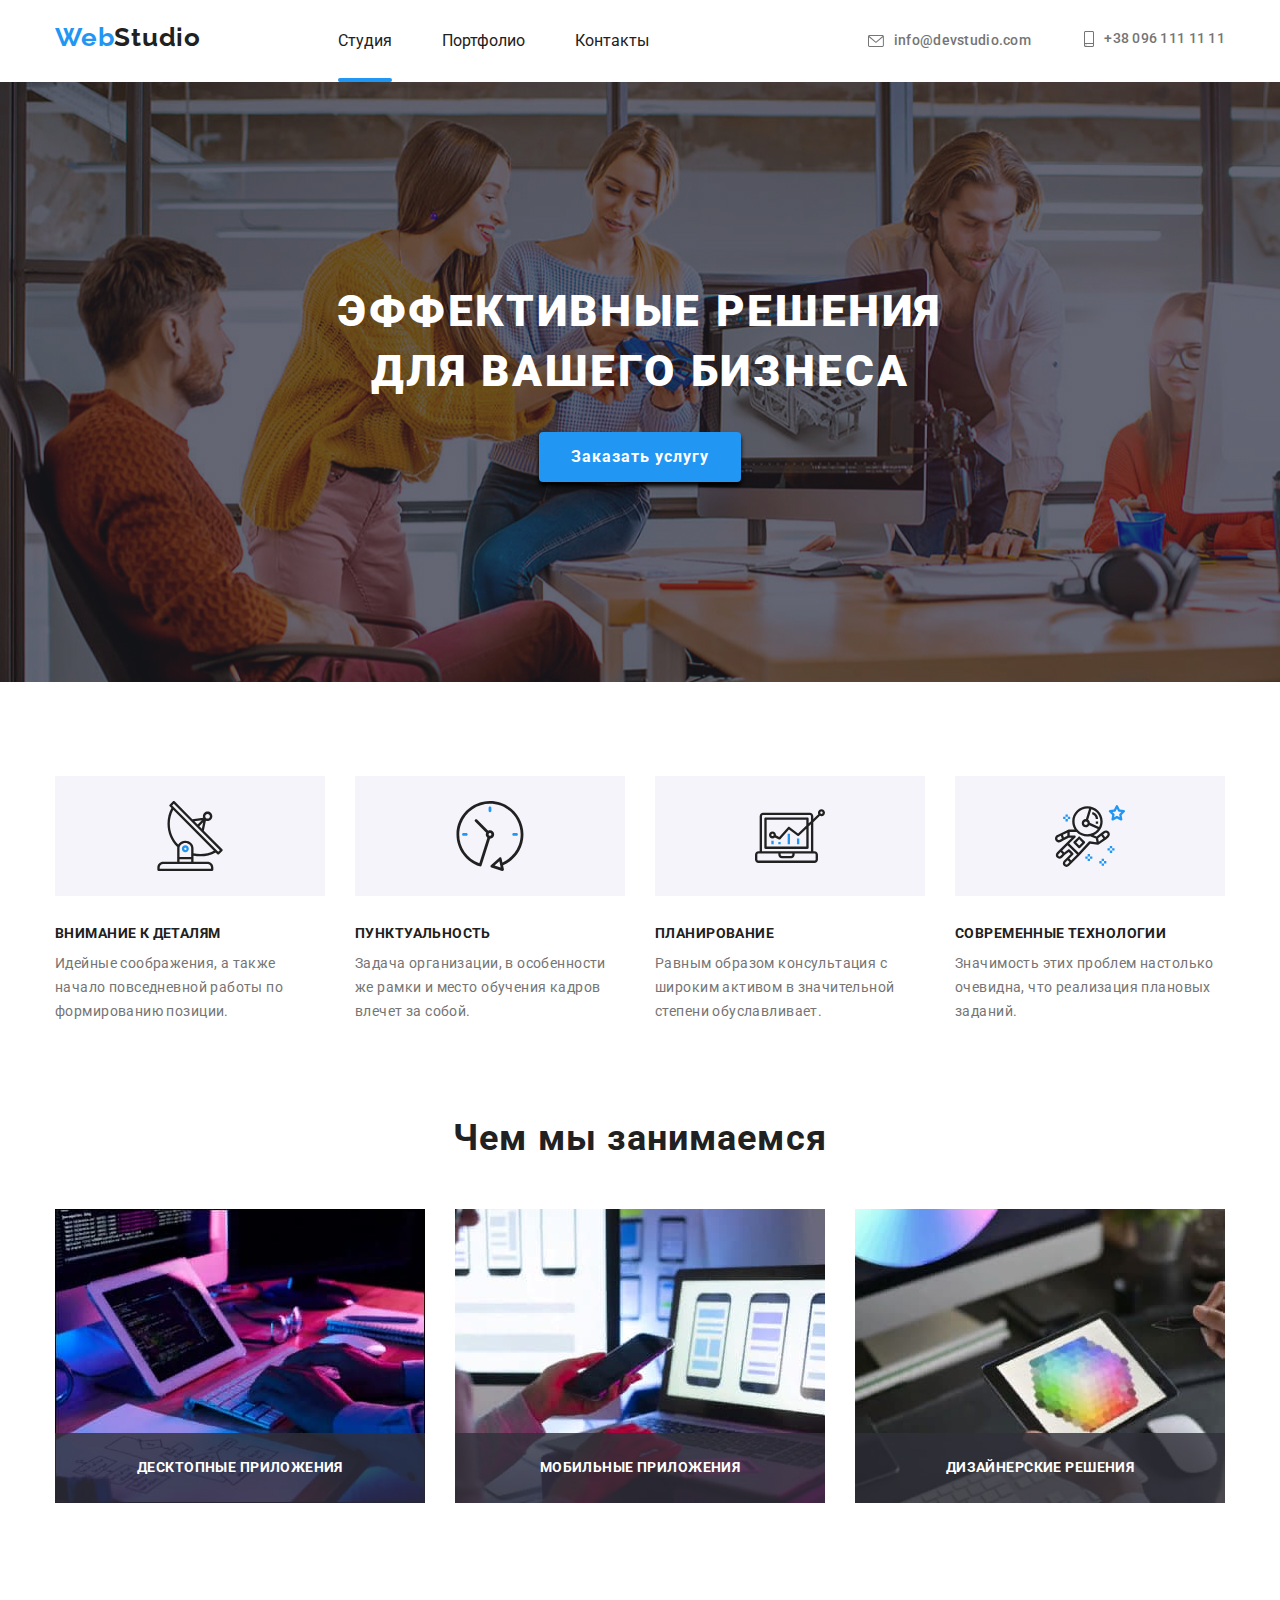
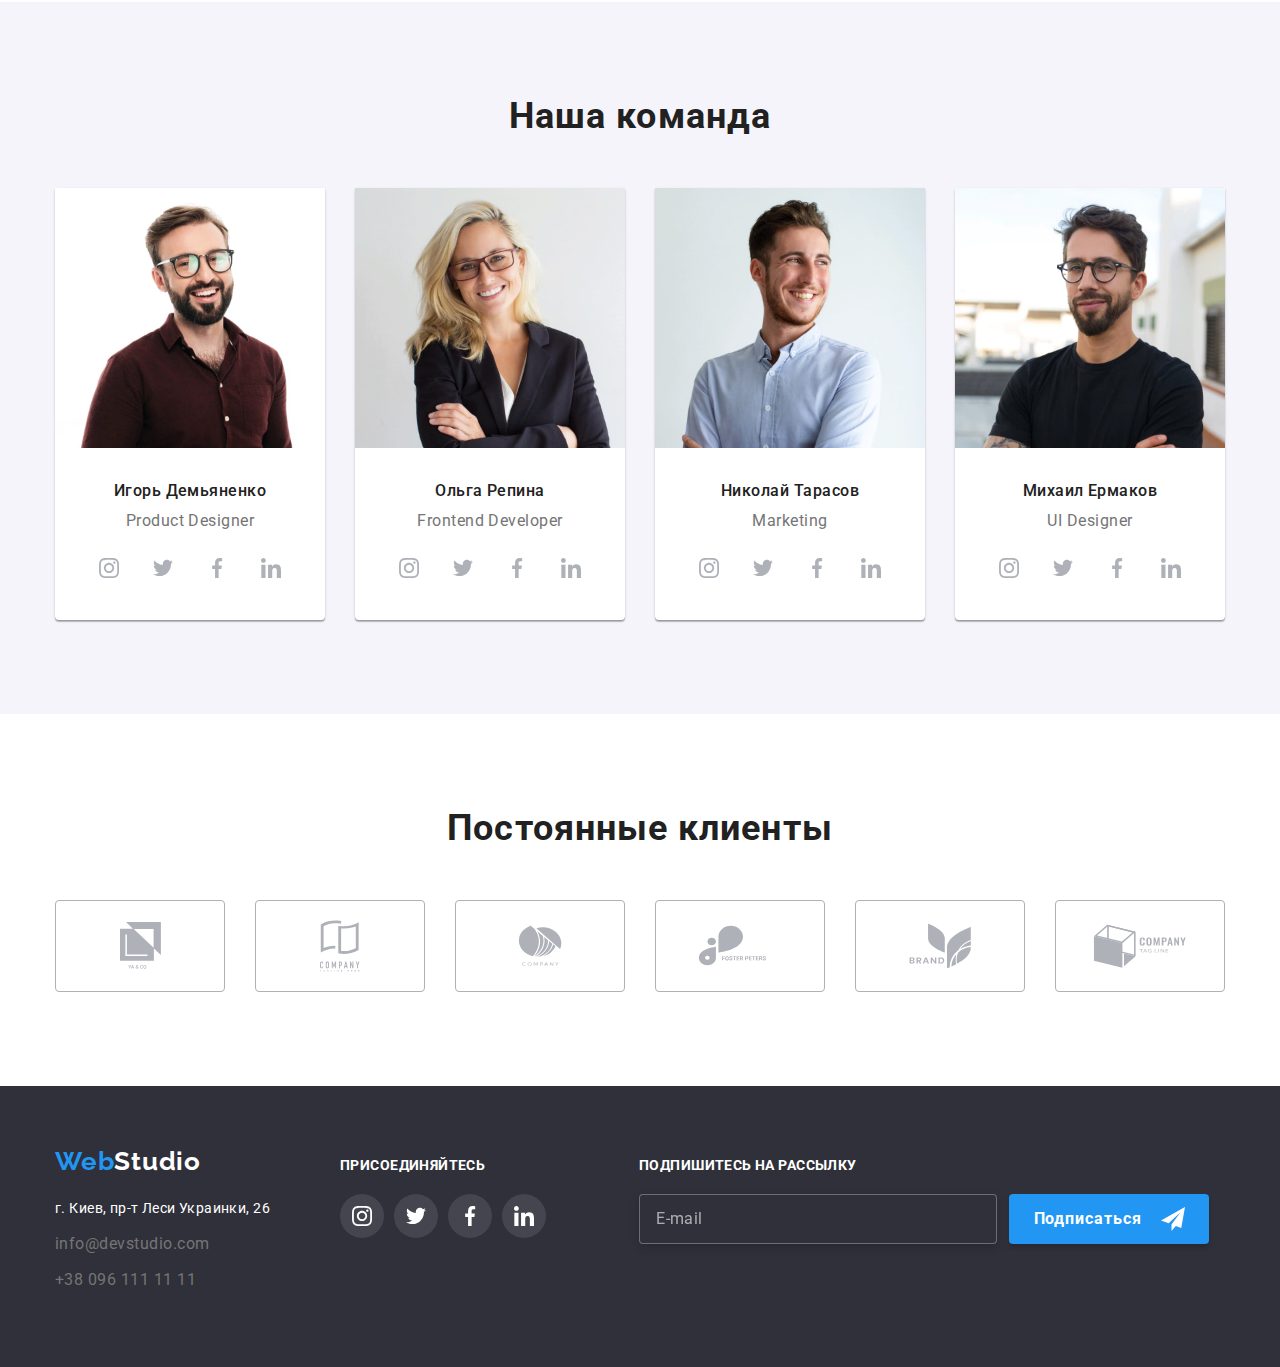
<file: index.html>
<!DOCTYPE html>
<html lang="ru">
    <head>
        <meta charset="UTF-8" />
        <meta http-equiv="X-UA-Compatible" content="IE=edge" />
        <meta name="viewport" content="width=device-width, initial-scale=1.0" />
        <title>WebStudio</title>
        <link rel="preconnect" href="https://fonts.gstatic.com" />
        <link
            href="https://fonts.googleapis.com/css2?family=Raleway:wght@700&family=Roboto:wght@400;700;900&display=swap"
            rel="stylesheet"
        />
        <link
            rel="stylesheet"
            href="https://cdnjs.cloudflare.com/ajax/libs/modern-normalize/1.0.0/modern-normalize.min.css"
        />
        <link
            rel="stylesheet"
            href="https://cdnjs.cloudflare.com/ajax/libs/modern-normalize/1.0.0/modern-normalize.min.css"
        />
        <link rel="stylesheet" href="./css/styles.css" />
    </head>
    <body>
        <!--шапка сторінки-->
        <header>
            <div class="conteiner page-header">
                <!--навігація-->
                <nav>
                    <a href="./index.html" class="logo page-header__logo"
                        ><span class="logo__item">Web</span>Studio</a
                    >
                    <ul class="menu page-header__menu">
                        <li class="menu__content">
                            <a href="" class="menu__link current">Студия</a>
                        </li>
                        <li class="menu__content">
                            <a href="./portfolio.html" class="menu__link"
                                >Портфолио</a
                            >
                        </li>
                        <li class="menu__content">
                            <a href="#" class="menu__link">Контакты</a>
                        </li>
                    </ul>
                </nav>
                <!--зв'язок-->
                <ul class="communication page-header__communication">
                    <li class="communication__nav">
                        <a href="mailto:info@devstudio.com" class="communication__contacts"
                            ><svg class="communication__icon" width="16" height="12">
                                <use
                                    href="./images/icons.svg#icon-envelope"
                                ></use>
                            </svg>
                            info@devstudio.com</a
                        >
                    </li>
                    <li class="communication__nav">
                        <a href="tel:+380961111111" class="communication__contacts"
                            ><svg class="communication__icon" width="10" height="16">
                                <use
                                    href="./images/icons.svg#icon-smartphone"
                                ></use>
                            </svg>
                            +38 096 111 11 11
                        </a>
                    </li>
                </ul>
            </div>
        </header>
        <main>
            <!--блок контенту-->
            <!--герой-->
            <section class="hero">
                <div class="conteiner">
                    <h1 class="hero__title">
                        Эффективные решения для вашего бизнеса
                    </h1>
                    <!--на макеті прописано як кнопка-->
                    <button type="button" class="hero__button" data-modal-open>
                        Заказать услугу
                    </button>
                </div>
            </section>
            <!--короткий загальний опис-->
            <section class="specifics">
                <div class="conteiner">
                    <h2 class="visually-hidden">Особенности</h2>
                    <ul class="specifics__list">
                        <li class="specifics__item">
                            <div class="specifics__feature">
                                <svg class="specifics__icon">
                                    <use
                                        href="./images/icons.svg#icon-antenna"
                                    ></use>
                                </svg>
                            </div>
                            <h3 class="specifics__skills">Внимание к деталям</h3>
                            <p class="specifics__text">
                                Идейные соображения, а также начало повседневной
                                работы по формированию позиции.
                            </p>
                        </li>
                        <li class="specifics__item">
                            <div class="specifics__feature">
                                <svg class="specifics__icon">
                                    <use
                                        href="./images/icons.svg#icon-clock"
                                    ></use>
                                </svg>
                            </div>
                            <h3 class="specifics__skills">Пунктуальность</h3>
                            <p class="specifics__text">
                                Задача организации, в особенности же рамки и
                                место обучения кадров влечет за собой.
                            </p>
                        </li>
                        <li class="specifics__item">
                            <div class="specifics__feature">
                                <svg class="specifics__icon">
                                    <use
                                        href="./images/icons.svg#icon-diagram"
                                    ></use>
                                </svg>
                            </div>
                            <h3 class="specifics__skills">Планирование</h3>
                            <p class="specifics__text">
                                Равным образом консультация с широким активом в
                                значительной степени обуславливает.
                            </p>
                        </li>
                        <li class="specifics__item">
                            <div class="specifics__feature">
                                <svg class="specifics__icon">
                                    <use
                                        href="./images/icons.svg#icon-astronaut"
                                    ></use>
                                </svg>
                            </div>
                            <h3 class="specifics__skills">Современные технологии</h3>
                            <p class="specifics__text">
                                Значимость этих проблем настолько очевидна, что
                                реализация плановых заданий.
                            </p>
                        </li>
                    </ul>
                </div>
            </section>
            <!--роботи студії-->
            <section class="projects">
                <div class="conteiner">
                    <h2 class="projects__title">Чем мы занимаемся</h2>
                    <ul class="projects__makets">
                        <li class="projects__item">
                            <div class="projects__thrumb">
                                <img
                                    src="./images/job/box-1.jpg"
                                    width="370"
                                    height="294"
                                    alt="мужчина печатает на клавиатуре пк"
                                />
                                <div class="projects__describe">
                                    <p class="projects__text">
                                        Десктопные приложения
                                    </p>
                                </div>
                            </div>
                        </li>
                        <li class="projects__item">
                            <div class="projects__thrumb">
                                <img
                                    src="./images/job/box-2.jpg"
                                    width="370"
                                    height="294"
                                    alt="мужчина держит левой рукой телефон а правой печатает на ноутбуке"
                                />
                                <div class="projects__describe">
                                    <p class="projects__text">Мобильные приложения</p>
                                </div>
                            </div>
                        </li>
                        <li class="projects__item">
                            <div class="projects__thrumb">
                                <img
                                    src="./images/job/box-3.jpg"
                                    width="370"
                                    height="294"
                                    alt="мужчина левой рукой держит планшет"
                                />
                                <div class="projects__describe">
                                    <p class="projects__text">Дизайнерские решения</p>
                                </div>
                            </div>
                        </li>
                    </ul>
                </div>
            </section>
            <!--команда-->
            <section class="organization">
                <div class="conteiner">
                    <h2 class="organization__title">Наша команда</h2>
                    <ul class="team organization_list">
                        <li class="team__list">
                            <img
                                src="./images/team/img.jpg"
                                width="270"
                                height="260"
                                alt="Игорь Демьяненко"
                            />
                            <div class="team__item">
                                <h3 class="team__member">Игорь Демьяненко</h3>
                                <p lang="en" class="team__position">
                                    Product Designer
                                </p>
                                <ul class="social">
                                    <li class="social__item">
                                        <a
                                            href=""
                                            target="_blank"
                                            rel="noopener noreferrer"
                                            class="social__link"
                                            ><svg class="social__icon">
                                                <use
                                                    href="./images/icons.svg#icon-instagram"
                                                ></use>
                                            </svg>
                                        </a>
                                    </li>
                                    <li class="social__item">
                                        <a
                                            href=""
                                            target="_blank"
                                            rel="noopener noreferrer"
                                            class="social__link"
                                            ><svg class="social__icon">
                                                <use
                                                    href="./images/icons.svg#icon-twitter"
                                                ></use>
                                            </svg>
                                        </a>
                                    </li>
                                    <li class="social__item">
                                        <a
                                            href=""
                                            target="_blank"
                                            rel="noopener noreferrer"
                                            class="social__link"
                                            ><svg class="social__icon">
                                                <use
                                                    href="./images/icons.svg#icon-facebook"
                                                ></use>
                                            </svg>
                                        </a>
                                    </li>
                                    <li class="social__item">
                                        <a
                                            href=""
                                            target="_blank"
                                            rel="noopener noreferrer"
                                            class="social__link"
                                            ><svg class="social__icon">
                                                <use
                                                    href="./images/icons.svg#icon-linkedin"
                                                ></use>
                                            </svg>
                                        </a>
                                    </li>
                                </ul>
                            </div>
                        </li>
                        <li class="team__list">
                            <img
                                src="./images/team/img-1.jpg"
                                width="270"
                                height="260"
                                alt="Ольга Репина"
                            />
                            <div class="team__item">
                                <h3 class="team__member">Ольга Репина</h3>
                                <p lang="en" class="team__position">
                                    Frontend Developer
                                </p>
                                <ul class="social">
                                    <li class="social__item">
                                        <a
                                            href=""
                                            target="_blank"
                                            rel="noopener noreferrer"
                                            class="social__link"
                                            ><svg class="social__icon">
                                                <use
                                                    href="./images/icons.svg#icon-instagram"
                                                ></use>
                                            </svg>
                                        </a>
                                    </li>
                                    <li class="social__item">
                                        <a
                                            href=""
                                            target="_blank"
                                            rel="noopener noreferrer"
                                            class="social__link"
                                            ><svg class="social__icon">
                                                <use
                                                    href="./images/icons.svg#icon-twitter"
                                                ></use>
                                            </svg>
                                        </a>
                                    </li>
                                    <li class="social__item">
                                        <a
                                            href=""
                                            target="_blank"
                                            rel="noopener noreferrer"
                                            class="social__link"
                                            ><svg class="social__icon">
                                                <use
                                                    href="./images/icons.svg#icon-facebook"
                                                ></use>
                                            </svg>
                                        </a>
                                    </li>
                                    <li class="social__item">
                                        <a
                                            href=""
                                            target="_blank"
                                            rel="noopener noreferrer"
                                            class="social__link"
                                            ><svg class="social__icon">
                                                <use
                                                    href="./images/icons.svg#icon-linkedin"
                                                ></use>
                                            </svg>
                                        </a>
                                    </li>
                                </ul>
                            </div>
                        </li>
                        <li class="team__list">
                            <img
                                src="./images/team/img-2.jpg"
                                width="270"
                                height="260"
                                alt="Николай тарасов"
                            />
                            <div class="team__item">
                                <h3 class="team__member">Николай Тарасов</h3>
                                <p lang="en" class="team__position">Marketing</p>
                                <ul class="social">
                                    <li class="social__item">
                                        <a
                                            href=""
                                            target="_blank"
                                            rel="noopener noreferrer"
                                            class="social__link"
                                            ><svg class="social__icon">
                                                <use
                                                    href="./images/icons.svg#icon-instagram"
                                                ></use>
                                            </svg>
                                        </a>
                                    </li>
                                    <li class="social__item">
                                        <a
                                            href=""
                                            target="_blank"
                                            rel="noopener noreferrer"
                                            class="social__link"
                                            ><svg class="social__icon">
                                                <use
                                                    href="./images/icons.svg#icon-twitter"
                                                ></use>
                                            </svg>
                                        </a>
                                    </li>
                                    <li class="social__item">
                                        <a
                                            href=""
                                            target="_blank"
                                            rel="noopener noreferrer"
                                            class="social__link"
                                            ><svg class="social__icon">
                                                <use
                                                    href="./images/icons.svg#icon-facebook"
                                                ></use>
                                            </svg>
                                        </a>
                                    </li>
                                    <li class="social__item">
                                        <a
                                            href=""
                                            target="_blank"
                                            rel="noopener noreferrer"
                                            class="social__link"
                                            ><svg class="social__icon">
                                                <use
                                                    href="./images/icons.svg#icon-linkedin"
                                                ></use>
                                            </svg>
                                        </a>
                                    </li>
                                </ul>
                            </div>
                        </li>
                        <li class="team__list">
                            <img
                                src="./images/team/img-3.jpg"
                                width="270"
                                height="260"
                                alt="Михаил Ермаков"
                            />
                            <div class="team__item">
                                <h3 class="team__member">Михаил Ермаков</h3>
                                <p lang="en" class="team__position">UI Designer</p>
                                <ul class="social">
                                    <li class="social__item">
                                        <a
                                            href=""
                                            target="_blank"
                                            rel="noopener noreferrer"
                                            class="social__link"
                                            ><svg class="social__icon">
                                                <use
                                                    href="./images/icons.svg#icon-instagram"
                                                ></use>
                                            </svg>
                                        </a>
                                    </li>
                                    <li class="social__item">
                                        <a
                                            href=""
                                            target="_blank"
                                            rel="noopener noreferrer"
                                            class="social__link"
                                            ><svg class="social__icon">
                                                <use
                                                    href="./images/icons.svg#icon-twitter"
                                                ></use>
                                            </svg>
                                        </a>
                                    </li>
                                    <li class="social__item">
                                        <a
                                            href=""
                                            target="_blank"
                                            rel="noopener noreferrer"
                                            class="social__link"
                                            ><svg class="social__icon">
                                                <use
                                                    href="./images/icons.svg#icon-facebook"
                                                ></use>
                                            </svg>
                                        </a>
                                    </li>
                                    <li class="social__item">
                                        <a
                                            href=""
                                            target="_blank"
                                            rel="noopener noreferrer"
                                            class="social__link"
                                            ><svg class="social__icon">
                                                <use
                                                    href="./images/icons.svg#icon-linkedin"
                                                ></use>
                                            </svg>
                                        </a>
                                    </li>
                                </ul>
                            </div>
                        </li>
                    </ul>
                </div>
            </section>
            <section class="clients">
                <div class="conteiner">
                    <h2 class="clients__title">Постоянные клиенты</h2>
                    <ul class="clients__list">
                        <li class="clients__item">
                            <a
                                href=""
                                target="_blank"
                                rel="noopener noreferrer"
                                class="clients__link"
                                ><svg
                                    class="clients__icon"
                                    width="41"
                                    height="47"
                                >
                                    <use
                                        href="./images/icons.svg#icon-group-1"
                                    ></use>
                                </svg>
                            </a>
                        </li>
                        <li class="clients__item">
                            <a
                                href=""
                                target="_blank"
                                rel="noopener noreferrer"
                                class="clients__link"
                                ><svg
                                    class="clients__icon"
                                    width="40"
                                    height="52"
                                >
                                    <use
                                        href="./images/icons.svg#icon-group-2"
                                    ></use>
                                </svg>
                            </a>
                        </li>
                        <li class="clients__item">
                            <a
                                href=""
                                target="_blank"
                                rel="noopener noreferrer"
                                class="clients__link"
                                ><svg
                                    class="clients__icon"
                                    width="44"
                                    height="41"
                                >
                                    <use
                                        href="./images/icons.svg#icon-group-3"
                                    ></use>
                                </svg>
                            </a>
                        </li>
                        <li class="clients__item">
                            <a
                                href=""
                                target="_blank"
                                rel="noopener noreferrer"
                                class="clients__link"
                                ><svg
                                    class="clients__icon"
                                    width="85"
                                    height="41"
                                >
                                    <use
                                        href="./images/icons.svg#icon-group-4"
                                    ></use>
                                </svg>
                            </a>
                        </li>
                        <li class="clients__item">
                            <a
                                href=""
                                target="_blank"
                                rel="noopener noreferrer"
                                class="clients__link"
                                ><svg
                                    class="clients__icon"
                                    width="63"
                                    height="46"
                                >
                                    <use
                                        href="./images/icons.svg#icon-group-5"
                                    ></use>
                                </svg>
                            </a>
                        </li>
                        <li class="clients__item">
                            <a
                                href=""
                                target="_blank"
                                rel="noopener noreferrer"
                                class="clients__link"
                                ><svg
                                    class="clients__icon"
                                    width="94"
                                    height="44"
                                >
                                    <use
                                        href="./images/icons.svg#icon-group-6"
                                    ></use>
                                </svg>
                            </a>
                        </li>
                    </ul>
                </div>
            </section>
        </main>
        <!--підвал сторінки-->
        <footer class="basement">
            <div class="conteiner basement__list">
                <div class="basement__address">
                    <a href="./index.html" class="logo"
                        ><span class="logo__item">Web</span
                        ><span class="logo__item--alt-color">Studio</span></a
                    >
                    <address class="info basement__info">
                        <ul class="info__list">
                            <li class="info__item">
                                <a
                                    href="https://goo.gl/maps/6gxEorECzuaQfL2a7"
                                    target="_blank"
                                    rel="noopener noreferrer"
                                    class="info__link"
                                    >г. Киев, пр-т Леси Украинки, 26</a
                                >
                            </li>
                            <li class="info__item">
                                <a
                                    href="mailto:info@devstudio.com"
                                    class="info__link--color"
                                    >info@devstudio.com</a
                                >
                            </li>
                            <li class="info__item">
                                <a href="tel:+380961111111" class="info__link--color"
                                    >+38 096 111 11 11</a
                                >
                            </li>
                        </ul>
                    </address>
                </div>
                <div class="basement-social">
                    <h3 class="basement-social__title">присоединяйтесь</h3>
                    <ul class="basement-social__list">
                        <li class="basement-social__item">
                            <a
                                href=""
                                target="_blank"
                                rel="noopener noreferrer"
                                class="basement-social__link"
                                ><svg class="basement-social__icon">
                                    <use
                                        href="./images/icons.svg#icon-instagram"
                                    ></use>
                                </svg>
                            </a>
                        </li>
                        <li class="basement-social__item">
                            <a
                                href=""
                                target="_blank"
                                rel="noopener noreferrer"
                                class="basement-social__link"
                                ><svg class="basement-social__icon">
                                    <use
                                        href="./images/icons.svg#icon-twitter"
                                    ></use>
                                </svg>
                            </a>
                        </li>
                        <li class="basement-social__item">
                            <a
                                href=""
                                target="_blank"
                                rel="noopener noreferrer"
                                class="basement-social__link"
                                ><svg class="basement-social__icon">
                                    <use
                                        href="./images/icons.svg#icon-facebook"
                                    ></use>
                                </svg>
                            </a>
                        </li>
                        <li class="basement-social__item">
                            <a
                                href=""
                                target="_blank"
                                rel="noopener noreferrer"
                                class="basement-social__link"
                                ><svg class="basement-social__icon">
                                    <use
                                        href="./images/icons.svg#icon-linkedin"
                                    ></use>
                                </svg>
                            </a>
                        </li>
                    </ul>
                </div>
                <form class="footer-form">
                    <label for="footer_email" class="footer-form__title"
                        >Подпишитесь на рассылку</label
                    >
                    <div class="footer-form__conteiner">
                        <input
                            type="email"
                            name="footer_email"
                            id="footer_email"
                            placeholder="E-mail"
                            required
                            class="footer-form__mail"
                        />
                        <button type="submit" class="footer-form__button">
                            Подписаться<svg class="footer-form__icon">
                                <use href="./images/icons.svg#icon-send"></use>
                            </svg>
                        </button>
                    </div>
                </form>
            </div>
        </footer>
        <div class="backdrop is-hidden" data-modal>
            <div class="modal">
                <button type="button" class="modal__exit" data-modal-close>
                    <svg width="18" height="18" class="modal__icon">
                        <use href="./images/icons.svg#icon-close"></use>
                    </svg>
                </button>
                <form class="modal__form">
                    <h3 class="modal__title">
                        Оставьте свои данные, мы вам перезвоним
                    </h3>
                    <div role="group" class="anketa">
                        <label for="user_name" class="anketa__title">Имя</label>
                        <div class="anketa__conteiner">
                            <input
                                type="text"
                                name="user_name"
                                id="user_name"
                                required
                                pattern="^[a-zA-Z]+$"
                                class="anketa__item"
                            />
                            <span
                                ><svg class="anketa__icon">
                                    <use
                                        href="./images/icons.svg#icon-person"
                                    ></use>
                                </svg>
                            </span>
                        </div>
                        <label for="phone_namber" class="anketa__title"
                            >Телефон</label
                        >
                        <div class="anketa__conteiner">
                            <input
                                type="tel"
                                name="phone_namber"
                                id="phone_namber"
                                required
                                pattern="[0-9]{6,13}"
                                class="anketa__item"
                            />
                            <span
                                ><svg class="anketa__icon">
                                    <use
                                        href="./images/icons.svg#icon-phone"
                                    ></use>
                                </svg>
                            </span>
                        </div>
                        <label for="email" class="anketa__title">Почта</label>
                        <div class="anketa__conteiner">
                            <input
                                type="email"
                                name="email"
                                id="email"
                                required
                                class="anketa__item"
                            />
                            <span
                                ><svg class="anketa__icon">
                                    <use
                                        href="./images/icons.svg#icon-email"
                                    ></use>
                                </svg>
                            </span>
                        </div>
                        <label for="feedback" class="anketa__title"
                            >Комментарий</label
                        >
                        <div class="anketa__conteiner anketa__conteiner--feedback">
                            <textarea
                                name="feedback"
                                id="feedback"
                                placeholder="Введите текст"
                                class="anketa__coments"
                            ></textarea>
                        </div>
                        <div class="licence">
                            <input
                                type="checkbox"
                                name="licence"
                                value="licence"
                                id="licence"
                                class="licence__checkbox is-hidden"
                            />
                            <label for="licence" class="licence__icon"
                                >Соглашаюсь с рассылкой и принимаю
                                <a href="#" class="licence__link"
                                    >Условия договора</a
                                ></label
                            >
                        </div>
                    </div>
                    <button type="submit" class="modal__button">Отправить</button>
                </form>
            </div>
        </div>
        <script src="./js/modal.js"></script>
    </body>
</html>
</file>
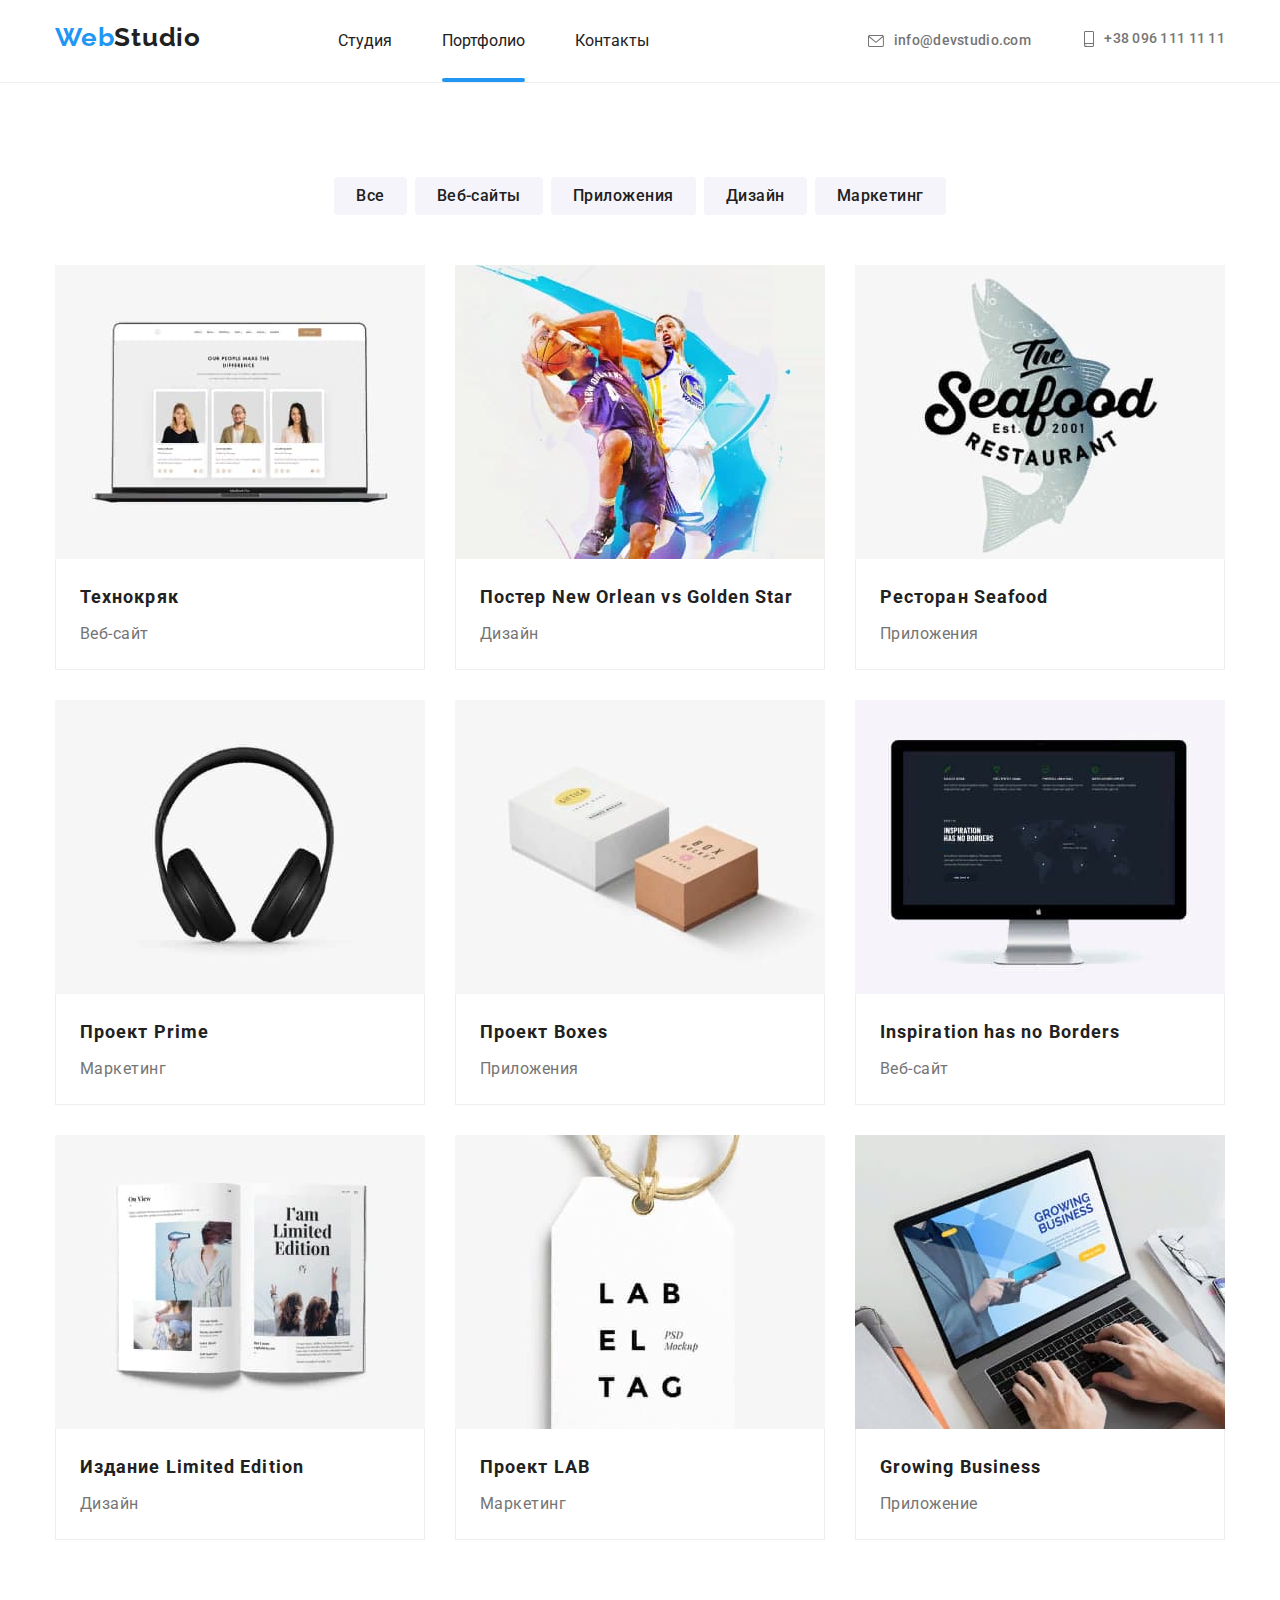
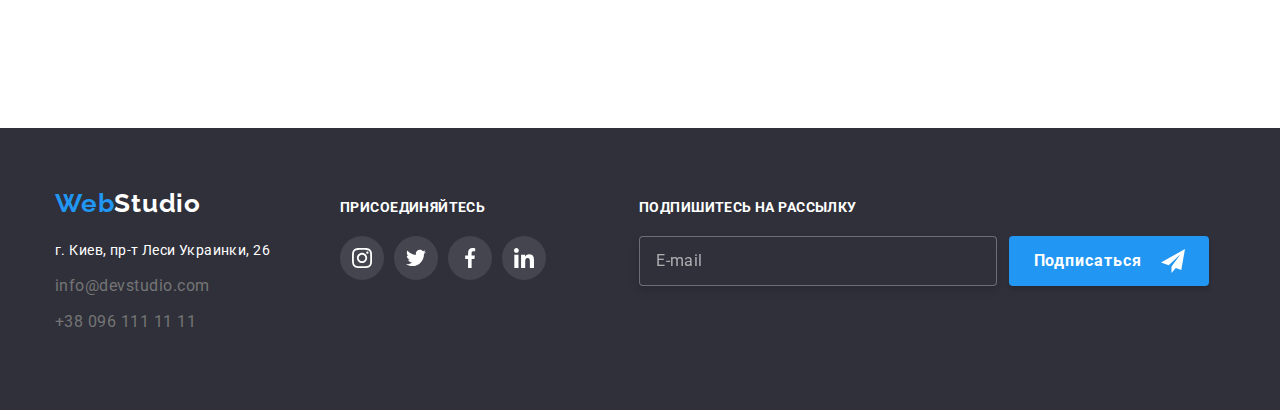
<file: portfolio.html>
<!DOCTYPE html>
<html lang="ru">
    <head>
        <meta charset="UTF-8" />
        <meta http-equiv="X-UA-Compatible" content="IE=edge" />
        <meta name="viewport" content="width=device-width, initial-scale=1.0" />
        <title>Portfolio</title>
        <link rel="preconnect" href="https://fonts.gstatic.com" />
        <link
            href="https://fonts.googleapis.com/css2?family=Raleway:wght@700&family=Roboto:wght@400;700;900&display=swap"
            rel="stylesheet"
        />
        <link
            rel="stylesheet"
            href="https://cdnjs.cloudflare.com/ajax/libs/modern-normalize/1.0.0/modern-normalize.min.css"
        />
        <link
            rel="stylesheet"
            href="https://cdnjs.cloudflare.com/ajax/libs/modern-normalize/1.0.0/modern-normalize.min.css"
        />
        <link rel="stylesheet" href="./css/styles.css" />
    </head>
    <body>
        <!--шапка сторінки-->
        <header>
            <div class="conteiner page-header">
                <!--навігація-->
                <nav>
                    <a href="./index.html" class="logo page-header__logo"
                        ><span class="logo__item">Web</span>Studio</a
                    >
                    <ul class="menu page-header__menu">
                        <li class="menu__content">
                            <a href="./index.html" class="menu__link">Студия</a>
                        </li>
                        <li class="menu__content">
                            <a href="./portfolio.html" class="menu__link current"
                                >Портфолио</a
                            >
                        </li>
                        <li class="menu__content">
                            <a href="#" class="menu__link">Контакты</a>
                        </li>
                    </ul>
                </nav>
                <!--зв'язок-->
                <ul class="communication page-header__communication">
                    <li class="communication__nav">
                        <a href="mailto:info@devstudio.com" class="communication__contacts"
                            ><svg class="communication__icon" width="16" height="12">
                                <use
                                    href="./images/icons.svg#icon-envelope"
                                ></use>
                            </svg>
                            info@devstudio.com</a
                        >
                    </li>
                    <li class="communication__nav">
                        <a href="tel:+380961111111" class="communication__contacts"
                            ><svg class="communication__icon" width="10" height="16">
                                <use
                                    href="./images/icons.svg#icon-smartphone"
                                ></use>
                            </svg>
                            +38 096 111 11 11
                        </a>
                    </li>
                </ul>
            </div>
        </header>
        <main>
            <section class="works">
                <div class="conteiner">
                    <h1 class="visually-hidden">Наши работы</h1>
                    <ul class="filters-list works__filters-list">
                        <li class="filters-list__item">
                            <button type="button" class="filters-list__button">Все</button>
                        </li>
                        <li class="filters-list__item">
                            <button type="button" class="filters-list__button">
                                Веб-сайты
                            </button>
                        </li>
                        <li class="filters-list__item">
                            <button type="button" class="filters-list__button">
                                Приложения
                            </button>
                        </li>
                        <li class="filters-list__item">
                            <button type="button" class="filters-list__button">
                                Дизайн
                            </button>
                        </li>
                        <li class="filters-list__item">
                            <button type="button" class="filters-list__button">
                                Маркетинг
                            </button>
                        </li>
                    </ul>
                    <ul class="portfolio works__portfolio">
                        <li class="portfolio__item">
                            <a href="" class="portfolio__link">
                                <div class="portfolio-overlay">
                                    <img
                                        src="./images/portfolio/img.jpg"
                                        width="370"
                                        height="294"
                                        alt="ноутбук с изображениями"
                                        class="portfolio__icon"
                                    />
                                    <p class="portfolio-overlay__text">
                                        Технокряк это современная площадка
                                        распространения коронавируса. Компании
                                        используют эту платформу для цифрового
                                        шпионажа и атак на защищённые сервера
                                        конкурентов.
                                    </p>
                                </div>
                                <div class="portfolio__discription">
                                    <h2 class="portfolio__title">Технокряк</h2>
                                    <p class="portfolio__text">Веб-сайт</p>
                                </div></a
                            >
                        </li>
                        <li class="portfolio__item">
                            <a href="" class="portfolio__link">
                                <div class="portfolio-overlay">
                                    <img
                                        src="./images/portfolio/img-1.jpg"
                                        width="370"
                                        height="294"
                                        alt="баскетболисты"
                                        class="portfolio__icon"
                                    />
                                    <p class="portfolio-overlay__text">
                                        Технокряк это современная площадка
                                        распространения коронавируса. Компании
                                        используют эту платформу для цифрового
                                        шпионажа и атак на защищённые сервера
                                        конкурентов.
                                    </p>
                                </div>
                                <div class="portfolio__discription">
                                    <h2 class="portfolio__title">
                                        Постер New Orlean vs Golden Star
                                    </h2>
                                    <p class="portfolio__text">Дизайн</p>
                                </div></a
                            >
                        </li>
                        <li class="portfolio__item">
                            <a href="" class="portfolio__link">
                                <div class="portfolio-overlay">
                                    <img
                                        src="./images/portfolio/img-2.jpg"
                                        width="370"
                                        height="294"
                                        alt="логотим с рыбой на фоне"
                                        class="portfolio__icon"
                                    />
                                    <p class="portfolio-overlay__text">
                                        Технокряк это современная площадка
                                        распространения коронавируса. Компании
                                        используют эту платформу для цифрового
                                        шпионажа и атак на защищённые сервера
                                        конкурентов.
                                    </p>
                                </div>
                                <div class="portfolio__discription">
                                    <h2 class="portfolio__title">Ресторан Seafood</h2>
                                    <p class="portfolio__text">Приложения</p>
                                </div></a
                            >
                        </li>
                        <li class="portfolio__item">
                            <a href="" class="portfolio__link">
                                <div class="portfolio-overlay">
                                    <img
                                        src="./images/portfolio/img-3.jpg"
                                        width="370"
                                        height="294"
                                        alt="наушники"
                                        class="portfolio__icon"
                                    />
                                    <p class="portfolio-overlay__text">
                                        Технокряк это современная площадка
                                        распространения коронавируса. Компании
                                        используют эту платформу для цифрового
                                        шпионажа и атак на защищённые сервера
                                        конкурентов.
                                    </p>
                                </div>
                                <div class="portfolio__discription">
                                    <h2 class="portfolio__title">Проект Prime</h2>
                                    <p class="portfolio__text">Маркетинг</p>
                                </div></a
                            >
                        </li>
                        <li class="portfolio__item">
                            <a href="" class="portfolio__link">
                                <div class="portfolio-overlay">
                                    <img
                                        src="./images/portfolio/img-4.jpg"
                                        width="370"
                                        height="294"
                                        alt="две коробки"
                                        class="portfolio__icon"
                                    />
                                    <p class="portfolio-overlay__text">
                                        Технокряк это современная площадка
                                        распространения коронавируса. Компании
                                        используют эту платформу для цифрового
                                        шпионажа и атак на защищённые сервера
                                        конкурентов.
                                    </p>
                                </div>
                                <div class="portfolio__discription">
                                    <h2 class="portfolio__title">Проект Boxes</h2>
                                    <p class="portfolio__text">Приложения</p>
                                </div></a
                            >
                        </li>
                        <li class="portfolio__item">
                            <a href="" class="portfolio__link">
                                <div class="portfolio-overlay">
                                    <img
                                        src="./images/portfolio/img-5.jpg"
                                        width="370"
                                        height="294"
                                        alt="монитор пк"
                                        class="portfolio__icon"
                                    />
                                    <p class="portfolio-overlay__text">
                                        Технокряк это современная площадка
                                        распространения коронавируса. Компании
                                        используют эту платформу для цифрового
                                        шпионажа и атак на защищённые сервера
                                        конкурентов.
                                    </p>
                                </div>
                                <div class="portfolio__discription">
                                    <h2 class="portfolio__title">
                                        Inspiration has no Borders
                                    </h2>
                                    <p class="portfolio__text">Веб-сайт</p>
                                </div></a
                            >
                        </li>
                        <li class="portfolio__item">
                            <a href="" class="portfolio__link">
                                <div class="portfolio-overlay">
                                    <img
                                        src="./images/portfolio/img-6.jpg"
                                        width="370"
                                        height="294"
                                        alt="журнал"
                                        class="portfolio__icon"
                                    />
                                    <p class="portfolio-overlay__text">
                                        Технокряк это современная площадка
                                        распространения коронавируса. Компании
                                        используют эту платформу для цифрового
                                        шпионажа и атак на защищённые сервера
                                        конкурентов.
                                    </p>
                                </div>
                                <div class="portfolio__discription">
                                    <h2 class="portfolio__title">
                                        Издание Limited Edition
                                    </h2>
                                    <p class="portfolio__text">Дизайн</p>
                                </div></a
                            >
                        </li>
                        <li class="portfolio__item">
                            <a href="" class="portfolio__link">
                                <div class="portfolio-overlay">
                                    <img
                                        src="./images/portfolio/img-7.jpg"
                                        width="370"
                                        height="294"
                                        alt="бирка с надписью"
                                        class="portfolio__icon"
                                    />
                                    <p class="portfolio-overlay__text">
                                        Технокряк это современная площадка
                                        распространения коронавируса. Компании
                                        используют эту платформу для цифрового
                                        шпионажа и атак на защищённые сервера
                                        конкурентов.
                                    </p>
                                </div>
                                <div class="portfolio__discription">
                                    <h2 class="portfolio__title">Проект LAB</h2>
                                    <p class="portfolio__text">Маркетинг</p>
                                </div></a
                            >
                        </li>
                        <li class="portfolio__item">
                            <a href="" class="portfolio__link">
                                <div class="portfolio-overlay">
                                    <img
                                        src="./images/portfolio/img-8.jpg"
                                        width="370"
                                        height="294"
                                        alt="включенный ноутбук"
                                        class="portfolio__icon"
                                    />
                                    <p class="portfolio-overlay__text">
                                        Технокряк это современная площадка
                                        распространения коронавируса. Компании
                                        используют эту платформу для цифрового
                                        шпионажа и атак на защищённые сервера
                                        конкурентов.
                                    </p>
                                </div>
                                <div class="portfolio__discription">
                                    <h2 class="portfolio__title">Growing Business</h2>
                                    <p class="portfolio__text">Приложение</p>
                                </div></a
                            >
                        </li>
                    </ul>
                </div>
            </section>
        </main>
        <!--підвал сторінки-->
        <footer class="basement">
            <div class="conteiner basement__list">
                <div class="basement__address">
                    <a href="./index.html" class="logo"
                        ><span class="logo__item">Web</span
                        ><span class="logo__item--alt-color">Studio</span></a
                    >
                    <address class="info basement__info">
                        <ul class="info__list">
                            <li class="info__item">
                                <a
                                    href="https://goo.gl/maps/6gxEorECzuaQfL2a7"
                                    target="_blank"
                                    rel="noopener noreferrer"
                                    class="info__link"
                                    >г. Киев, пр-т Леси Украинки, 26</a
                                >
                            </li>
                            <li class="info__item">
                                <a
                                    href="mailto:info@devstudio.com"
                                    class="info__link--color"
                                    >info@devstudio.com</a
                                >
                            </li>
                            <li class="info__item">
                                <a href="tel:+380961111111" class="info__link--color"
                                    >+38 096 111 11 11</a
                                >
                            </li>
                        </ul>
                    </address>
                </div>
                <div class="basement-social">
                    <h3 class="basement-social__title">присоединяйтесь</h3>
                    <ul class="basement-social__list">
                        <li class="basement-social__item">
                            <a
                                href=""
                                target="_blank"
                                rel="noopener noreferrer"
                                class="basement-social__link"
                                ><svg class="basement-social__icon">
                                    <use
                                        href="./images/icons.svg#icon-instagram"
                                    ></use>
                                </svg>
                            </a>
                        </li>
                        <li class="basement-social__item">
                            <a
                                href=""
                                target="_blank"
                                rel="noopener noreferrer"
                                class="basement-social__link"
                                ><svg class="basement-social__icon">
                                    <use
                                        href="./images/icons.svg#icon-twitter"
                                    ></use>
                                </svg>
                            </a>
                        </li>
                        <li class="basement-social__item">
                            <a
                                href=""
                                target="_blank"
                                rel="noopener noreferrer"
                                class="basement-social__link"
                                ><svg class="basement-social__icon">
                                    <use
                                        href="./images/icons.svg#icon-facebook"
                                    ></use>
                                </svg>
                            </a>
                        </li>
                        <li class="basement-social__item">
                            <a
                                href=""
                                target="_blank"
                                rel="noopener noreferrer"
                                class="basement-social__link"
                                ><svg class="basement-social__icon">
                                    <use
                                        href="./images/icons.svg#icon-linkedin"
                                    ></use>
                                </svg>
                            </a>
                        </li>
                    </ul>
                </div>
                <form class="footer-form">
                    <label for="footer_email" class="footer-form__title"
                        >Подпишитесь на рассылку</label
                    >
                    <div class="footer-form__conteiner">
                        <input
                            type="email"
                            name="footer_email"
                            id="footer_email"
                            placeholder="E-mail"
                            required
                            class="footer-form__mail"
                        />
                        <button type="submit" class="footer-form__button">
                            Подписаться<svg class="footer-form__icon">
                                <use href="./images/icons.svg#icon-send"></use>
                            </svg>
                        </button>
                    </div>
                </form>
            </div>
        </footer>
    </body>
</html>
</file>
<file: css/styles.css>
:root {
    --main-color: #757575;
    --secondary-color: #212121;
    --accent-color: #2196f3;
    --alt-color: #ffffff;
    --thirt-color: #f5f4fa;
    --alternative-bgr: #2f303a;
}

html {
    box-sizing: border-box;
}

*,
*::before,
*::after {
    box-sizing: inherit;
}

body {
    color: var(--main-color);
    background-color: var(--bgr-cl);
    font-family: "Roboto", sans-serif;
}

.conteiner {
    width: 1200px;
    padding-left: 15px;
    padding-right: 15px;
    margin-left: auto;
    margin-right: auto;
}

li {
    list-style: none;
}

/*heder*/

.page-header {
    display: flex;
    align-items: center;
    justify-content: space-between;
}

.logo {
    text-decoration: none;
    font-family: "Raleway", sans-serif;
    font-weight: 700;
    font-size: 26px;
    line-height: 31px;
    letter-spacing: 0.03em;
    color: var(--secondary-color);
}


.page-header__logo{
    margin-right: 93px;
}

.logo__item {
    color: var(--accent-color);
}

.menu {
    display: inline-flex;
    padding-top: 32px;
    padding-bottom: 32px;
}

.page-header__menu{
    margin: 0;
}

.menu__content:not(:last-child) {
    margin-right: 50px;
}

.menu__link {
    position: relative;
    padding-top: 32px;
    padding-bottom: 32px;
    text-decoration: none;
    color: var(--secondary-color);
    transition: color 250ms cubic-bezier(0.4, 0, 0.2, 1);
}

.current::after {
    content: "";
    position: absolute;
    bottom: 0;
    left: 0;
    width: 100%;
    height: 4px;
    background-color: var(--accent-color);
    border-radius: 2px;
}

.menu__link:hover,
.menu__link:focus {
    color: var(--accent-color);
}

.menu__link .current {
    color: var(--accent-color);
}

.page-header__communication{
    margin: 0;
}

.communication {
    padding-left: 0;
    font-weight: 500;
    font-size: 14px;
    line-height: 1.14;
    letter-spacing: 0.02em;
    text-decoration: none;
    color: var(--secondary-color);
}

.communication__nav {
    display: inline-flex;
}

.communication__nav:not(:last-child) {
    margin-right: 50px;
}

.communication__contacts {
    display: flex;
    align-items: center;
    justify-content: center;
    text-decoration: none;
    color: var(--main-color);
    transition: color 250ms cubic-bezier(0.4, 0, 0.2, 1);
}

.communication__contacts:hover,
.communication__contacts:focus {
    color: var(--accent-color);
}

.communication__icon {
    margin-right: 10px;
    fill: var(--main-color);
    transition-property: fill, color;
    transition-duration: 250ms;
    transition-timing-function: cubic-bezier(0.4, 0, 0.2, 1);
}

.communication__contacts:hover .communication__icon,
.communication__contacts:focus .communication__icon {
    fill: var(--accent-color);
    color: var(--accent-color);
}

.studio:valid {
    color: var(--accent-color);
}

.hero {
    position: relative;
    padding-top: 200px;
    padding-bottom: 200px;
    background-image: linear-gradient(
            to right,
            rgba(47, 48, 58, 0.4),
            rgba(47, 48, 58, 0.4)
        ),
        url("../images/hero.jpg");
    background-repeat: no-repeat;
    background-size: cover;
    background-color: rgba(196, 196, 196, 1);
    color: var(--alt-color);
    text-align: center;
}

.hero__title {
    text-transform: uppercase;
    margin: 0 auto;
    max-width: 696px;
    margin-bottom: 30px;
    font-weight: 900;
    font-size: 44px;
    line-height: 1.36;
    letter-spacing: 0.06em;
}

.hero__button {
    padding: 10px 32px;
    font-weight: 700;
    font-size: 16px;
    line-height: 1.87;
    align-items: center;
    text-align: center;
    letter-spacing: 0.06em;
    cursor: pointer;
    color: var(--alternative-color);
    background-color: var(--accent-color);
    box-shadow: 0px 4px 4px rgba(0, 0, 0, 15);
    border-radius: 4px;
    border: 0;
    transition-property: background-color, color;
    transition-duration: 250ms;
    transition-timing-function: cubic-bezier(0.4, 0, 0.2, 1);
}

.hero__button:hover,
.hero__button:focus {
    color: var(--accent-color);
    background-color: var(--alt-color);
}

.specifics {
    padding-top: 94px;
    font-size: 14px;
    line-height: 1.7;
    letter-spacing: 0.03em;
}

.visually-hidden {
    position: absolute !important;
    clip: rect(1px 1px 1px 1px);
    clip: rect(1px, 1px, 1px, 1px);
    padding: 0 !important;
    border: 0 !important;
    height: 1px !important;
    width: 1px !important;
    overflow: hidden;
}

.specifics__list {
    display: flex;
    justify-content: space-between;
    align-self: center;
    margin-top: 0;
    margin-bottom: 0;
    padding-left: 0;
}
.specifics__item {
    width: 270px;
    text-decoration: none;
}

.specifics__feature {
    display: flex;
    align-items: center;
    justify-content: center;
    width: 270px;
    height: 120px;
    margin-bottom: 30px;
    background-color: var(--thirt-color);
}

.specifics__icon {
    width: 70px;
    height: 70px;
}

.specifics__skills {
    margin-top: 0;
    margin-bottom: 10px;
    color: var(--secondary-color);
    font-weight: 700;
    font-size: 14px;
    line-height: 1.14;
    letter-spacing: 0.03em;
    text-transform: uppercase;
}

.specifics__text {
    margin-top: 0;
    margin-bottom: 0;
    font-weight: 400;
    font-size: 14px;
    line-height: 1.71;
    letter-spacing: 0.03em;
}

.projects {
    padding-top: 94px;
    padding-bottom: 94px;
}

.projects__title {
    margin-top: 0;
    margin-bottom: 0;
    color: var(--secondary-color);
    font-weight: 700;
    font-size: 36px;
    line-height: 1.16;
    text-align: center;
    letter-spacing: 0.03em;
}

.projects__makets {
    display: inline-flex;
    margin-top: 50px;
    margin-bottom: 0;
    padding-left: 0;
}

.projects__item:not(:last-child) {
    margin-right: 30px;
}

.projects__thrumb {
    position: relative;
    width: 370px;
    height: 294px;
}

.projects__describe {
    display: flex;
    justify-content: center;
    align-items: center;
    position: absolute;
    width: 370px;
    height: 70px;
    left: 0;
    bottom: 0px;
    margin: 0;
    background: rgba(47, 48, 58, 0.8);
}

.projects__text {
    margin: 0;
    color: var(--alt-color);
    font-weight: 700;
    font-size: 14px;
    line-height: 1.14;
    text-align: center;
    letter-spacing: 0.03em;
    text-transform: uppercase;
}

.organization {
    padding-top: 94px;
    padding-bottom: 94px;
    background-color: var(--thirt-color);
    text-align: center;
}

.organization__title {
    margin-top: 0;
    margin-bottom: 0;
    color: var(--secondary-color);
    font-weight: 700;
    font-size: 36px;
    line-height: 1.16;
    text-align: center;
    letter-spacing: 0.03em;
}

.team {
    display: flex;
    padding-left: 0;
}

.organization_list{
    margin-top: 50px;
    margin-bottom: 0;
}

.team__list {
    background-color: var(--alt-color);
    box-shadow: 0px 1px 3px rgba(0, 0, 0, 0.12), 0px 1px 1px rgba(0, 0, 0, 0.14),
        0px 2px 1px rgba(0, 0, 0, 0.2);
    border-radius: 0px 0px 4px 4px;
}

.team__list:not(:last-child) {
    margin-right: 30px;
}

.team__item{
    padding: 30px 32px;
}

.team__member {
    margin: 0 0 10px 0;
    color: var(--secondary-color);
    font-weight: 500;
    font-size: 16px;
    line-height: 1.18;
    letter-spacing: 0.03em;
}

.team__position {
    margin-top: 0;
    margin-bottom: 16px;
    font-weight: 400;
    font-size: 16px;
    line-height: 1.19;
    text-align: center;
    letter-spacing: 0.03em;
}

.social {
    display: inline-flex;
    padding-left: 0;
}

.social__item:not(:last-child) {
    margin-right: 10px;
}

.social__link {
    display: flex;
    align-items: center;
    justify-content: center;
    width: 44px;
    height: 44px;
    background-color: var(--alt-color);
    border-radius: 50%;
    transition: background-color 250ms cubic-bezier(0.4, 0, 0.2, 1);
}

.social__link:hover,
.social__link:focus {
    background-color: var(--accent-color);
}

.social__icon {
    width: 20px;
    height: 20px;
    fill: #afb1b8;
    transition: fill 250ms cubic-bezier(0.4, 0, 0.2, 1);
}

.social__link:hover .social__icon,
.social__link:focus .social__icon {
    fill: var(--alt-color);
}

.clients {
    padding-top: 94px;
    padding-bottom: 94px;
}

.clients__title {
    margin-top: 0;
    margin-bottom: 0;
    color: var(--secondary-color);
    font-weight: 700;
    font-size: 36px;
    line-height: 1.16;
    text-align: center;
    letter-spacing: 0.03em;
}


.clients__list {
    display: flex;
    margin-top: 50px;
    margin-bottom: 0;
    padding-left: 0;
}

.clients__item {
    width: 170px;
    height: 92px;
}

.clients__item:not(:last-child) {
    margin-right: 30px;
}

.clients__link {
    display: flex;
    justify-content: center;
    align-items: center;
    width: 170px;
    height: 92px;
    border: 1px solid #afb1b8;
    border-radius: 4px;
    transition: border-color 250ms cubic-bezier(0.4, 0, 0.2, 1);
}

.clients__icon {
    fill: #afb1b8;
    transition: fill 250ms cubic-bezier(0.4, 0, 0.2, 1);
}

.clients__link:hover,
.clients__link:focus {
    border-color: var(--accent-color);
}

.clients__link:hover .clients__icon,
.clients__link:focus .clients__icon {
    fill: var(--accent-color);
}

.basement {
    padding-top: 60px;
    padding-bottom: 60px;
    background-color: var(--alternative-bgr);
}

.basement__list {
    display: flex;
    align-items: baseline;
}

.logo__item--alt-color {
    color: var(--alt-color);
}

.logo__item--alt-color {
    text-decoration: none;
    font-family: "Raleway", sans-serif;
    font-weight: 700;
    font-size: 26px;
    line-height: 31px;
    letter-spacing: 0.03em;
}

.info {
    font-style: normal;
    font-size: 14px;
    line-height: 1.71;
    letter-spacing: 0.03em;
}

.basement__info{
     margin-top: 20px;
}


.info__list{
    padding-left: 0;
}

.info__item:not(:last-child) {
    margin-bottom: 9px;
}

.info__link {
    text-decoration: none;
    color: var(--alt-color);
    font-weight: 400;
    font-size: 14px;
    line-height: 1.71;
    letter-spacing: 0.03em;
    transition: color 250ms cubic-bezier(0.4, 0, 0.2, 1);
}

.info__link:hover,
.info__link:focus {
    color: var(--accent-color);
}

.info__link--color {
    text-decoration: none;
    color: var(--main-color);
    font-weight: 400;
    font-size: 16px;
    line-height: 1.71;
    letter-spacing: 0.03em;
    transition: color 250ms cubic-bezier(0.4, 0, 0.2, 1);
}

.info__link--color:hover,
.info__link--color:focus {
    color: var(--accent-color);
}

.info__link:hover,
.info__link:focus {
    color: var(--accent-color);
}

.basement-social {
    display: block;
    margin-left: 70px;
}

.basement-social__title { 
    margin: 0;
    font-weight: 700;
    font-size: 14px;
    line-height: 1.14;
    letter-spacing: 0.03em;
    text-transform: uppercase;
    color: var(--alt-color);
}

.basement-social__list {
    display: inline-flex;
    margin-top: 20px;
    padding-left: 0;
}

.basement-social__item {
    width: 44px;
    height: 44px;
    background-color: rgba(255, 255, 255, 0.1);
    border-radius: 50%;
}

.basement-social__item:not(:last-child) {
    margin-right: 10px;
}

.basement-social__link {
    display: flex;
    justify-content: center;
    align-items: center;
    width: 44px;
    height: 44px;
    border-radius: 50%;
    transition: background-color 250ms cubic-bezier(0.4, 0, 0.2, 1);
}

.basement-social__link:hover,
.basement-social__link:focus {
    background-color: var(--accent-color);
}

.basement-social__icon {
    fill: var(--alt-color);
    width: 20px;
    height: 20px;
    transition: fill 250ms cubic-bezier(0.4, 0, 0.2, 1);
}

.footer-form {
    margin-left: 93px;
    width: 570px;
    height: 86px;
}

.footer-form__conteiner {
    display: flex;
    width: 570px;
    height: 50px;
}
.footer-form__title {
    display: block;
    margin-bottom: 20px;
    font-weight: 700;
    font-size: 14px;
    line-height: 1.14;
    letter-spacing: 0.03em;
    text-transform: uppercase;
    color: var(--alt-color);
}

.footer-form__mail {
    width: 358px;
    height: 50px;
    padding-left: 16px;
    outline: none;
    border: 1px solid rgba(255, 255, 255, 0.3);
    box-sizing: border-box;
    filter: drop-shadow(0px 4px 4px rgba(0, 0, 0, 0.15));
    border-radius: 4px;
    background-color: var(--alternative-bgr);
    color: var(--alt-color);
}

.footer-form__mail::placeholder {
    font-size: 16px;
    line-height: 1.25;
    letter-spacing: 0.03em;
    color: rgba(255, 255, 255, 0.6);
}

.footer-form__conteiner:focus-within .footer-form__mail {
    border-color: var(--accent-color);
    outline: 0;
}

.footer-form__button {
    display: flex;
    align-items: center;
    justify-content: space-evenly;
    border: 0;
    width: 200px;
    height: 50px;
    margin-left: 12px;
    box-shadow: 0px 4px 4px rgba(0, 0, 0, 0.15);
    border-radius: 4px;
    font-weight: 700;
    font-size: 16px;
    line-height: 1.87;
    letter-spacing: 0.06em;
    cursor: pointer;
    background-color: var(--accent-color);
    color: var(--alt-color);
}

.footer-form__icon{
    width: 24px;
    height: 24px;
}

.backdrop {
    position: fixed;
    top: 0;
    left: 0;
    width: 100%;
    height: 100%;
    opacity: 1;
    background-color: rgba(0, 0, 0, 0.2);
    transition: opacity 250ms cubic-bezier(0.4, 0, 0.2, 1);
}

.is-hidden {
    opacity: 0;
    pointer-events: none;
}

.modal {
    position: absolute;
    padding: 40px;
    width: 528px;
    min-height: 581px;
    left: 50%;
    top: 50%;
    transform: translate(-50%, -50%);
    background-color: var(--alt-color);
    border-radius: 4px;
}

.modal__exit {
    display: flex;
    justify-content: center;
    align-items: center;
    position: absolute;
    top: 8px;
    right: 8px;
    width: 30px;
    height: 30px;
    border: 1px solid rgba(0, 0, 0, 0.1);
    border-radius: 50%;
    background-color: var(--alt-color);
    cursor: pointer;
}

.modal__icon {
    transition: fill 250ms cubic-bezier(0.4, 0, 0.2, 1);
}

.modal__exit:hover .modal__icon,
.modal__exit:focus .modal__icon {
    fill: var(--accent-color);
}

.modal__form {
    width: 100%;
}

.modal__title {
    margin: 0;
    margin-bottom: 12px;
    font-weight: 700;
    font-size: 20px;
    line-height: 1.15;
    text-align: center;
    letter-spacing: 0.03em;
    color: var(--secondary-color);
}

.anketa {
    display: block;
    width: 448px;
    height: 342px;
}

.anketa__title {
    display: block;
    margin-bottom: 4px;
    font-size: 12px;
    line-height: 1.16;
    letter-spacing: 0.01em;
}

.anketa__conteiner {
    display: block;
    position: relative;
    margin-bottom: 10px;
}

.anketa__item {
    padding-left: 42px;
    width: 448px;
    height: 40px;
    border: 1px solid rgba(33, 33, 33, 0.2);
    box-sizing: border-box;
    border-radius: 4px;
}

.anketa__icon {
    position: absolute;
    left: 12px;
    top: 50%;
    transform: translateY(-50%);
    display: inline-block;
    width: 18px;
    height: 18px;
}

.anketa__conteiner--feedback {
    margin-bottom: 20px;
}

.anketa__conteiner:focus-within .anketa__item,
.anketa__conteiner:focus-within .anketa__icon,
.anketa__conteiner:focus-within .anketa__coments {
    outline: none;
    border-color: var(--accent-color);
    fill: var(--accent-color);
}

.anketa__coments {
    padding: 12px 16px;
    width: 100%;
    height: 120px;
    resize: none;
    border: 1px solid rgba(33, 33, 33, 0.2);
    box-sizing: border-box;
    border-radius: 4px;
}

.anketa__coments::placeholder {
    font-size: 14px;
    line-height: 1.33;
    letter-spacing: 0.01em;
    color: rgba(117, 117, 117, 0.5);
}

.licence {
    display: flex;
    position: relative;
    align-items: center;
    justify-content: center;
    font-size: 14px;
    line-height: 1.71;
    letter-spacing: 0.03em;
}

.licence__icon::before {
    content: "";
    display: inline-block;
    left: 10px;
    top: 50%;
    transform: translateY(-50%);
    position: absolute;
    width: 16px;
    height: 15px;
    border: 2px solid var(--secondary-color);
    border-radius: 2px;
}

.licence__link {
    color: var(--accent-color);
}

.licence:focus-within .licence__icon::before{
    border-color: var(--accent-color);
}

.licence__checkbox:checked + .licence__icon::before {
    border: none;
    background-color: var(--accent-color);
    background-image: url("../images/Vector.svg");
    background-repeat: no-repeat;
    background-position: center;
}

.modal__button {
    display: block;
    margin: auto;
    margin-top: 74px;
    width: 200px;
    height: 50px;
    font-weight: 700;
    font-size: 16px;
    line-height: 1.87;
    text-align: center;
    letter-spacing: 0.06em;
    background: #2196f3;
    color: var(--alt-color);
    box-shadow: 0px 4px 4px rgba(0, 0, 0, 0.15);
    border: none;
    border-radius: 4px;
    cursor: pointer;
}

.works {
    padding-top: 94px;
    padding-bottom: 94px;
    border-top: 1px solid #eeeeee;
}

.filters-list {
    display: flex;
    justify-content: center;
    padding-left: 0;
}

.works__filters-list{
    margin-right: auto;
    margin-left: auto;
    margin-top: 0;
    margin-bottom: 0;
}

.filters-list__item:not(:last-child) {
    margin-right: 8px;
}

.filters-list__button {
    padding: 6px 22px;
    color: var(--secondary-color);
    background-color: var(--thirt-color);
    font-weight: 500;
    font-size: 16px;
    line-height: 1.62;
    text-align: center;
    letter-spacing: 0.03em;
    cursor: pointer;
    border: 0;
    border-radius: 4px;
    transition-property: background-color, color, box-shadow;
    transition-duration: 250ms;
    transition-timing-function: cubic-bezier(0.4, 0, 0.2, 1);
}

.filters-list__button:hover,
.filters-list__button:focus {
    color: var(--alt-color);
    background-color: var(--accent-color);
    box-shadow: 0px 3px 1px rgba(0, 0, 0, 0.1), 0px 1px 2px rgba(0, 0, 0, 0.08),
        0px 2px 2px rgba(0, 0, 0, 0.12);
}

.portfolio {
    display: flex;
    flex-wrap: wrap;
    padding-left: 0;
    padding-bottom: 94px;
}

.works__portfolio{
    margin-top: 50px;
    margin-bottom: 0;
}

.portfolio__item {
    display: flex;
    width: 370px;
    margin-right: 30px;
    margin-bottom: 30px;
}

.portfolio__item:nth-child(3n) {
    margin-right: 0;
}

.portfolio__item:nth-last-child(-n + 3) {
    margin-bottom: 0;
}

.portfolio__link {
    text-decoration: none;
}

.portfolio-overlay {
    position: relative;
    width: 370px;
    height: 294px;
    overflow: hidden;
}

.portfolio__icon {
    display: block;
    max-width: 100%;
}

.portfolio-overlay__text {
    position: absolute;
    margin: 0;
    padding: 63px 24px;
    width: 100%;
    height: 100%;
    top: 50%;
    left: 50%;
    transform: translate(-50%, -50%) translateY(100%);
    transition: transform 250ms;
    color: var(--alt-color);
    background-color: rgba(33, 150, 243, 0.9);
    font-weight: 400;
    font-size: 18px;
    line-height: 1.56;
    letter-spacing: 0.03em;
}

.portfolio__link:hover .portfolio-overlay__text,
.portfolio__link:focus .portfolio-overlay__text {
    transform: translate(-50%, -50%) translateY(0);
}

.portfolio__discription {
    padding: 20px 24px;
    border: 1px solid #eeeeee;
    border-top: none;
}

.portfolio__item .portfolio__link:hover,
.portfolio__item .portfolio__link:focus {
    box-shadow: 0px 3px 1px rgba(100, 8, 8, 0.1),
        0px 1px 2px rgba(0, 0, 0, 0.08), 0px 2px 2px rgba(0, 0, 0, 0.12);
}

.portfolio__title {
    padding: 20 px;
    margin-top: 0;
    margin-bottom: 4px;
    color: var(--secondary-color);
    font-weight: 700;
    font-size: 18px;
    line-height: 2;
    letter-spacing: 0.06em;
}

.portfolio__text {
    margin-top: 0;
    margin-bottom: 0;
    font-weight: 400;
    font-size: 16px;
    line-height: 1.87;
    letter-spacing: 0.03em;
    color: var(--main-color);
}
</file>
